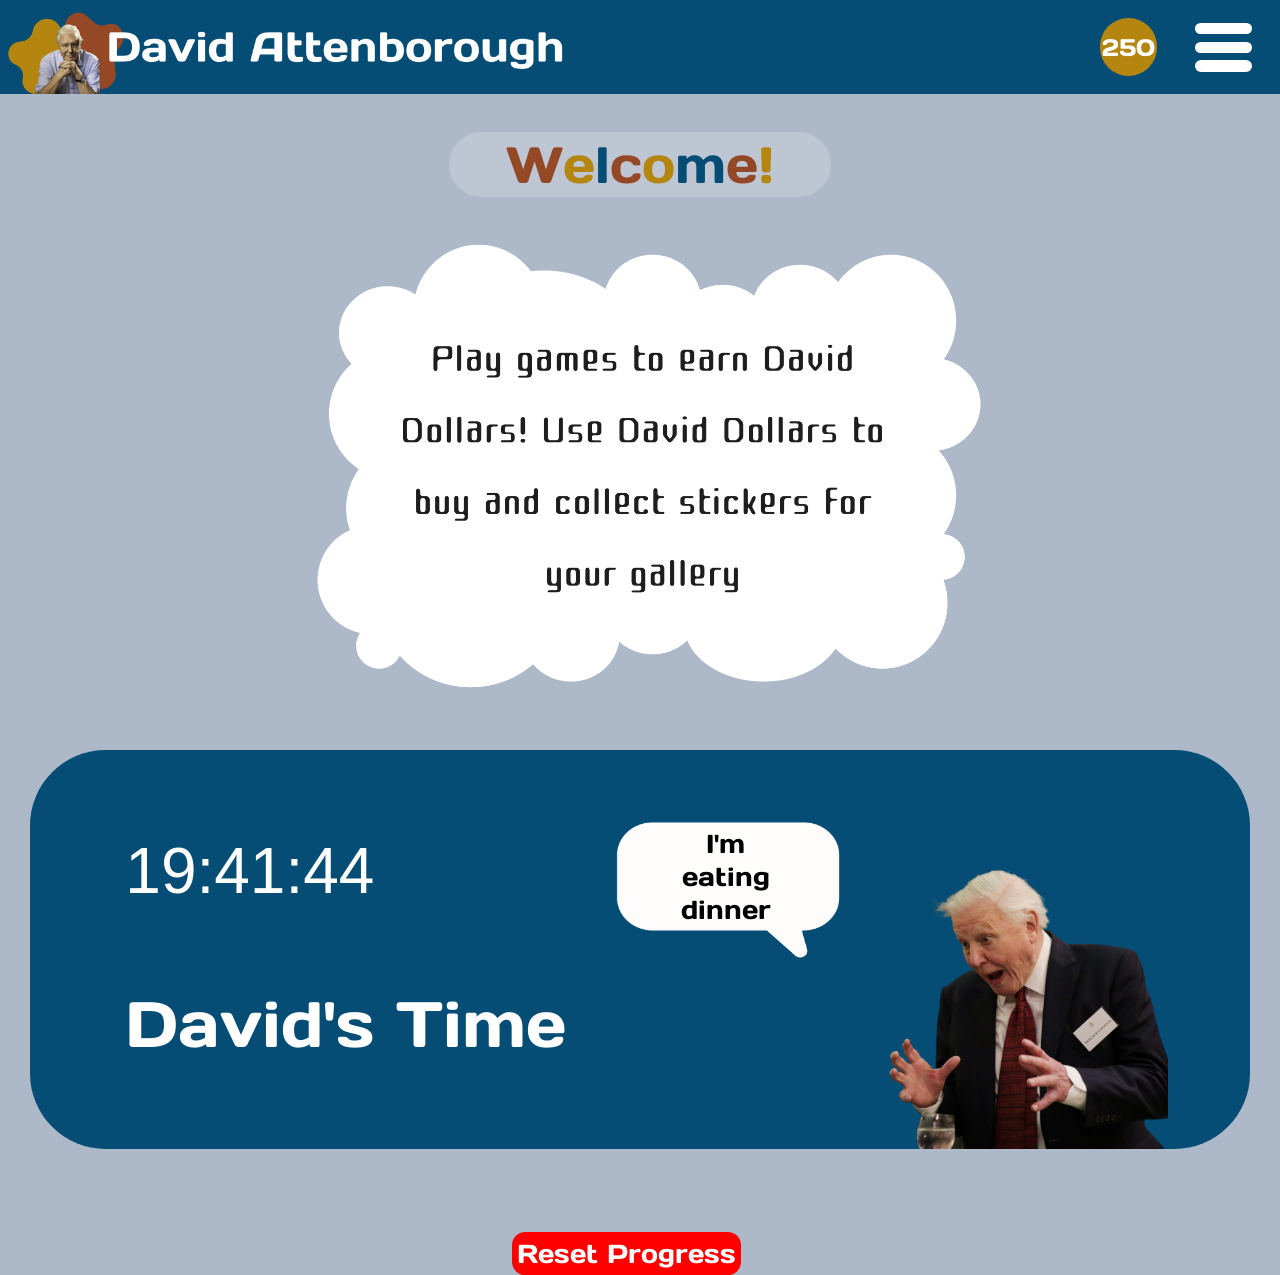
<file: index.html>
<!DOCTYPE html>
<html lang="en">
  <head>
    <meta charset="UTF-8" />
    <meta name="author" content="Adeline Chen" />
    <meta name="viewport" content="width=device-width, initial-scale=1" />
    <link rel="stylesheet" href="css/home_page.css" />
    <link rel="stylesheet" href="css/style.css" />
    <link
      href="https://fonts.googleapis.com/css?family=Days+One"
      rel="stylesheet"
      type="text/css"
    />
    <link
      href="https://fonts.cdnfonts.com/css/digital-numbers"
      rel="stylesheet"
    />
  </head>
  <div class="header">
    <img src="images/home_page_banner.png" alt="Home page banner" />
    <div class="header_buttons">
      <a href="shop.html" class="coin" id="balance"></a>
      <div class="side_bar_buttons">
        <div class="side_bar_button"></div>
        <div class="side_bar_button"></div>
        <div class="side_bar_button"></div>
      </div>
    </div>
  </div>
  <body>
    <div class="sidebar closed_sidebar">
      <a href="javascript:void(0)" class="exit close_button">×</a>
      <a href="javascript:void(0)" class="pages exit">Gallery</a>
      <a href="shop.html" class="pages">Shop</a>
      <a href="game_selection.html" class="pages">Games</a>
      <a href="careers.html" class="pages">Careers</a>
    </div>

    <div class="title"></div>
    <div class="carousel"></div>
    <p id="reset_button">Reset Progress</p>
    <div class="time">
      <div>
        <div id="davids_time"></div>
        <div>David's Time</div>
      </div>
      <div class="speech_bubble_w_text">
        <img
          id="speech_bubble_img"
          src="images/speech_bubble_dark.png"
          alt="speech_bubble"
        />
        <p id="davids_message"></p>
      </div>
      <img
        src="images/shocked_david.png"
        alt="David Attenborough shocked"
        id="shocked_david"
      />
    </div>
    <div class="alert_box alert_box_closed">
      <a href="javascript:void(0)" class="exit close_button">×</a>
      <p>Are you sure you want to reset your progress?</p>
      <div class="alert_buttons">
        <p id="confirm_alert">Confirm</p>
        <p id="cancel_alert">Cancel</p>
      </div>
    </div>
    <script src="js/home_page.js"></script>
    <script src="js/script.js"></script>
  </body>
</html>
</file>
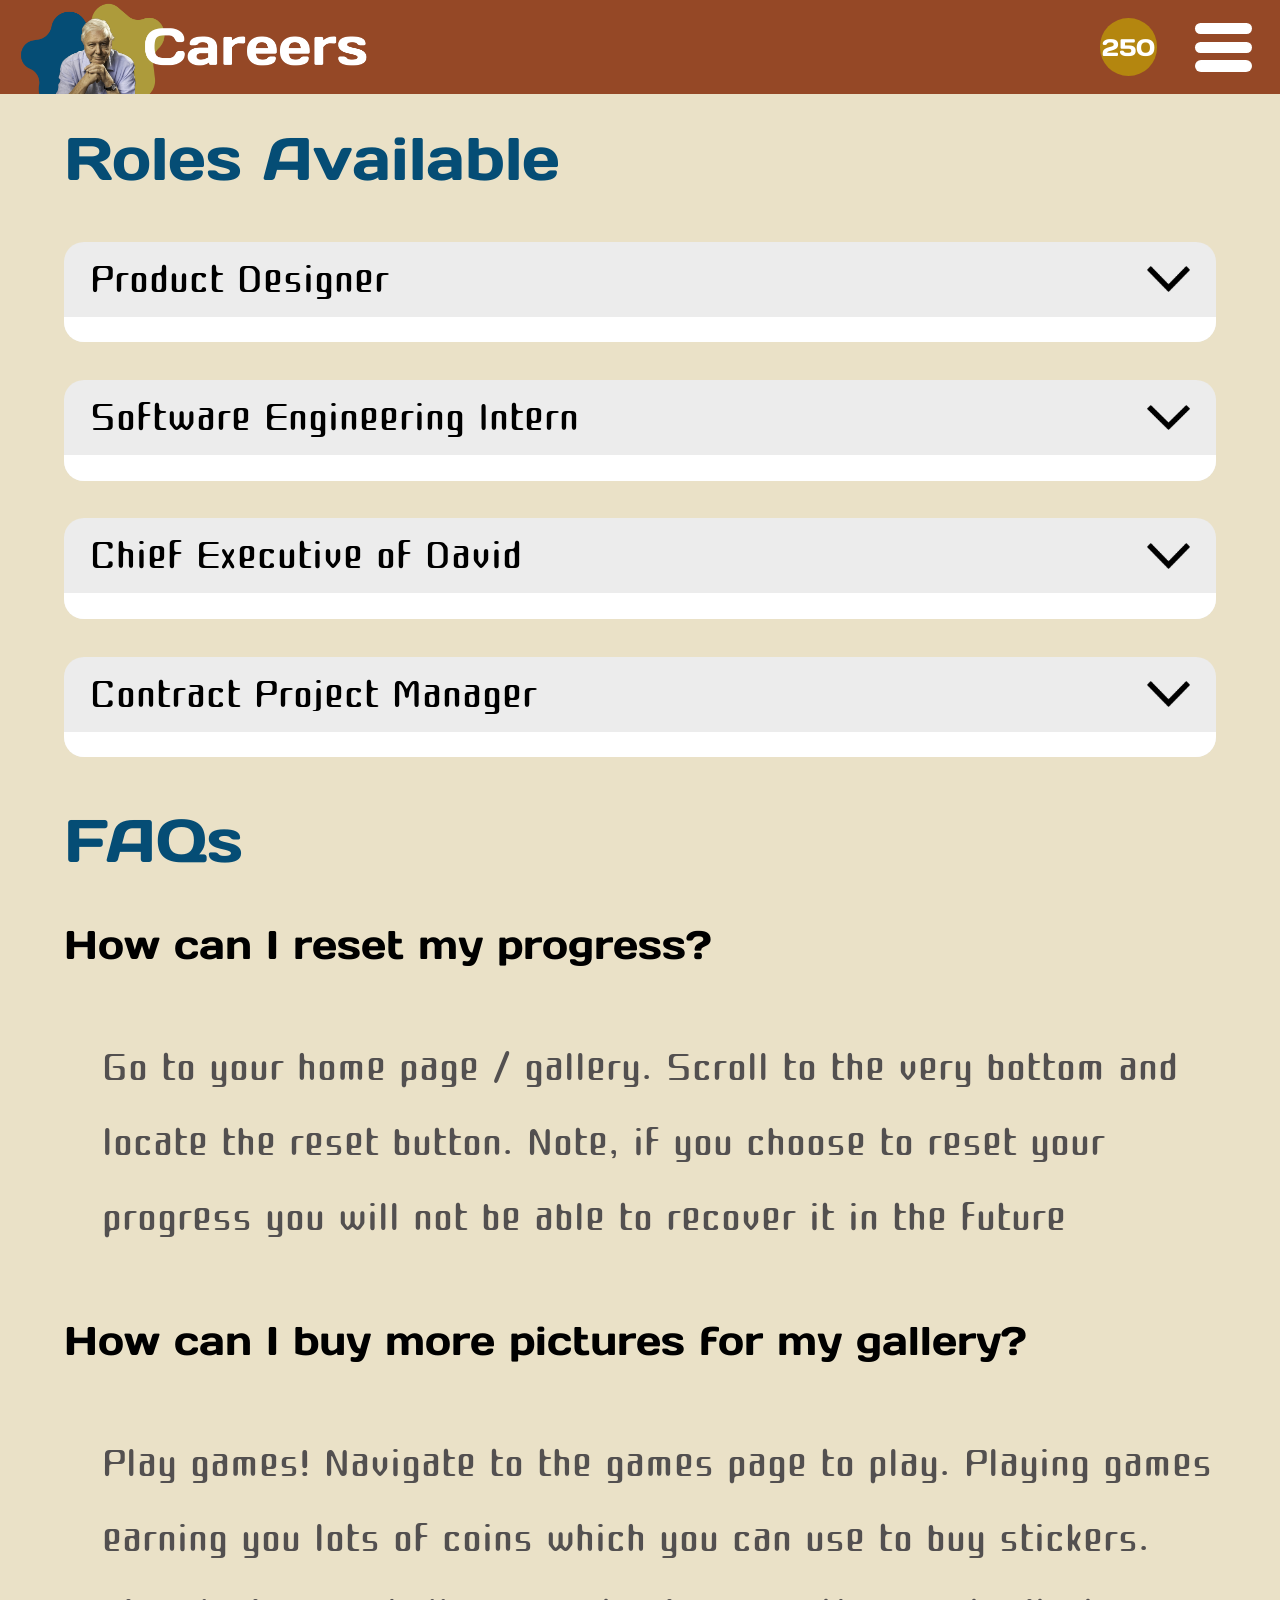
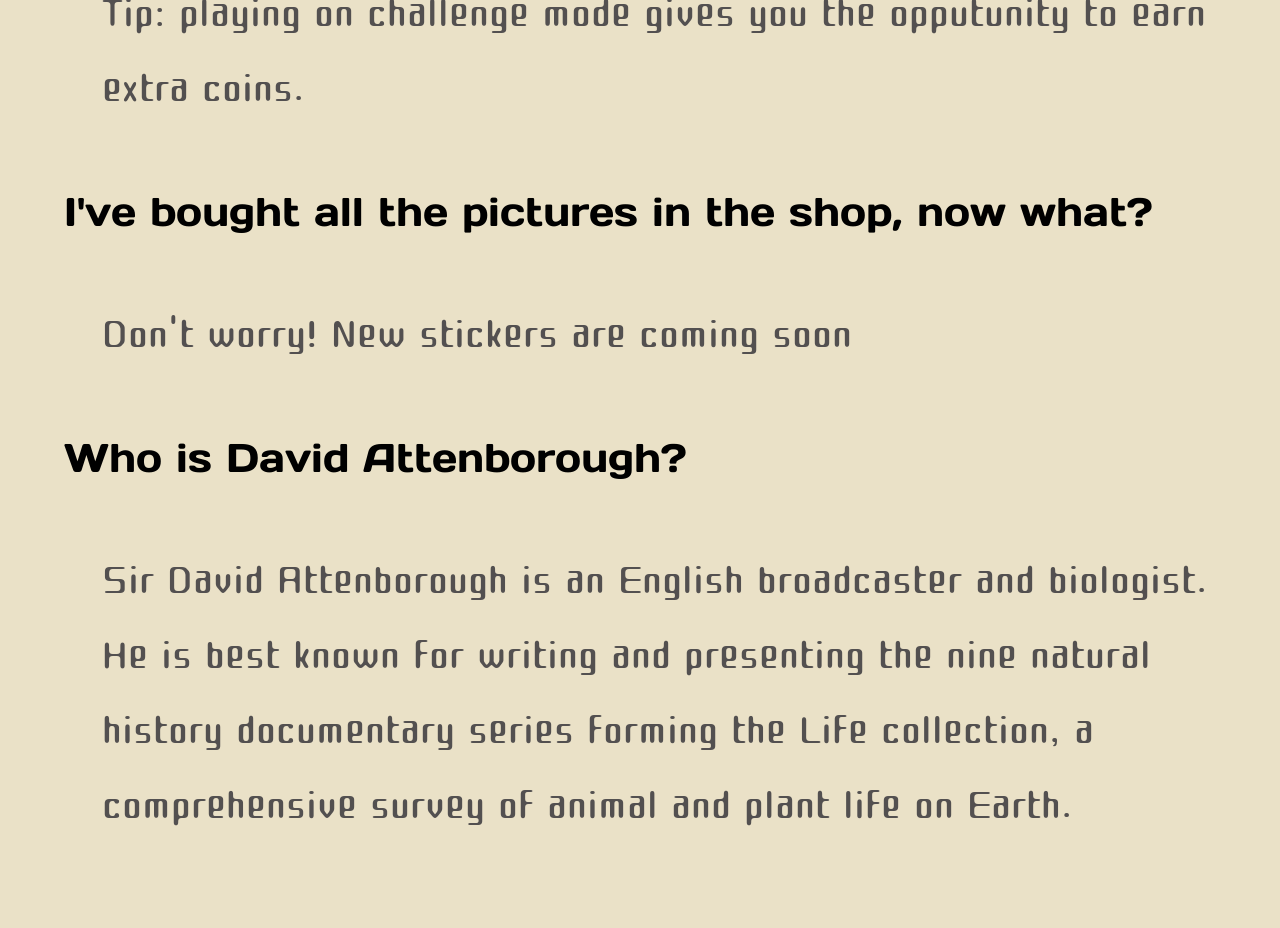
<file: careers.html>
<!DOCTYPE html>
<html lang="en">
  <head>
    <meta charset="UTF-8" />
    <meta name="author" content="Adeline Chen" />
    <meta name="viewport" content="width=device-width, initial-scale=1" />
    <link rel="stylesheet" href="css/careers.css" />
    <link rel="stylesheet" href="css/style.css" />
    <link
      href="https://fonts.googleapis.com/css?family=Days+One"
      rel="stylesheet"
      type="text/css"
    />
    <link
      href="https://fonts.googleapis.com/css?family=Carme"
      rel="stylesheet"
      type="text/css"
    />
    <link
      href="https://fonts.googleapis.com/css?family=Cute+Font"
      rel="stylesheet"
      type="text/css"
    />
  </head>
  <!-- banner and side bar -->
  <div class="header">
    <img src="images/careers_banner.png" alt="careers banner" />
    <div>
      <a href="shop.html" class="coin" id="balance"></a>
      <div class="side_bar_buttons">
        <div class="side_bar_button"></div>
        <div class="side_bar_button"></div>
        <div class="side_bar_button"></div>
      </div>
    </div>
  </div>
  <body>
    <div class="sidebar closed_sidebar">
      <a href="javascript:void(0)" class="exit close_button">×</a>
      <a href="index.html" class="pages">Gallery</a>
      <a href="shop.html" class="pages">Shop</a>
      <a href="game_selection.html" class="pages">Games</a>
      <a href="javascript:void(0)" class="pages exit">Careers</a>
    </div>
    <script src="js/script.js"></script>

    <div class="careers">
      <p>Roles Available</p>

      <div class="role">
        <div class="title">
          <p>Product Designer</p>
          <img class="arrow drop_down" src="images/drop_down.png" />
        </div>
        <div class="description description_closed">
          <p>
            Work in a team of talented designers with years of experience. Our
            teams pride themselves with great culture and a friendly
            environment. Applicants should have at least one year of industry
            experience. Apply now!
          </p>
          <div class="application_form">
            <form>
              <label>Name</label>
              <input
                type="text"
                class="name_field"
                name="name"
                placeholder="Your name..."
              />

              <label>Email</label>
              <input
                type="text"
                class="email_field"
                name="email"
                placeholder="stinkypoo@email.com"
              />

              <label>Team Preference</label>
              <select>
                <option>Shop team</option>
                <option>Games team</option>
                <option>Gallery team</option>
              </select>

              <p style="margin-top: 0.5cm" class="submit">Submit</p>
            </form>
          </div>
        </div>
      </div>

      <div class="role">
        <div class="title">
          <p>Software Engineering Intern</p>
          <img class="arrow drop_down" src="images/drop_down.png" />
        </div>
        <div class="description description_closed">
          <p>
            Work alongside a team of experienced and friendly engineers who will
            be sure to guide you through life as a SWE in a large technology
            company! Applicants should be in their penultimate year of study.
            Apply now!
          </p>
          <div class="application_form">
            <form>
              <label>Name</label>
              <input
                type="text"
                class="name_field"
                name="name"
                placeholder="Your name..."
              />

              <label>Email</label>
              <input
                type="text"
                class="email_field"
                name="email"
                placeholder="stinkypoo@email.com"
              />

              <label>Team Preference</label>
              <select>
                <option>Frontend</option>
                <option>Backend</option>
                <option>Systems management</option>
                <option>Migrations</option>
              </select>

              <p style="margin-top: 0.5cm" class="submit">Submit</p>
            </form>
          </div>
        </div>
      </div>

      <div class="role">
        <div class="title">
          <p>Chief Executive of David</p>
          <img class="arrow drop_down" src="images/drop_down.png" />
        </div>
        <div class="description description_closed">
          <p>
            Manage a team of hardworking, talented individuals. Our company
            prides itself with great culture and a friendly work environment.
            Applicants should have at least 10 years of management experience.
            Apply now!
          </p>
          <div class="application_form">
            <form>
              <label>Name</label>
              <input
                type="text"
                class="name_field"
                name="name"
                placeholder="Your name..."
              />

              <label>Email</label>
              <input
                type="text"
                class="email_field"
                name="email"
                placeholder="stinkypoo@email.com"
              />

              <label>Do you currently work at David Attenborough Co. ?</label>
              <select>
                <option>No</option>
                <option>Yes</option>
              </select>

              <p style="margin-top: 0.5cm" class="submit">Submit</p>
            </form>
          </div>
        </div>
      </div>

      <div class="role">
        <div class="title">
          <p>Contract Project Manager</p>
          <img class="arrow drop_down" src="images/drop_down.png" />
        </div>
        <div class="description description_closed">
          <p>
            Manage a team of hardworking, talented individuals. Our company
            prides itself with great culture and a friendly work environment.
            Applicants may be asked to submit a working portfolio. Apply now!
          </p>
          <div class="application_form">
            <form>
              <label>Name</label>
              <input
                type="text"
                class="name_field"
                name="name"
                placeholder="Your name..."
              />

              <label>Email</label>
              <input
                type="text"
                class="email_field"
                name="email"
                placeholder="stinkypoo@email.com"
              />

              <label>Project Preference</label>
              <select>
                <option>David's Ducks Project</option>
                <option>Streams Project</option>
                <option>Big Babies Project</option>
                <option>Mini Games Project</option>
              </select>

              <p style="margin-top: 0.5cm" class="submit">Submit</p>
            </form>
          </div>
        </div>
      </div>
      <div class="FAQs">
        FAQs
        <p>How can I reset my progress?</p>
        <p>
          Go to your home page / gallery. Scroll to the very bottom and locate
          the reset button. Note, if you choose to reset your progress you will
          not be able to recover it in the future
        </p>
        <p>How can I buy more pictures for my gallery?</p>
        <p>
          Play games! Navigate to the games page to play. Playing games earning
          you lots of coins which you can use to buy stickers. Tip: playing on
          challenge mode gives you the opputunity to earn extra coins.
        </p>
        <p>I've bought all the pictures in the shop, now what?</p>
        <p>Don't worry! New stickers are coming soon</p>
        <p>Who is David Attenborough?</p>
        <p>
          Sir David Attenborough is an English broadcaster and biologist. He is
          best known for writing and presenting the nine natural history
          documentary series forming the Life collection, a comprehensive survey
          of animal and plant life on Earth.
        </p>
      </div>
    </div>

    <div class="alert_box alert_box_closed">
      <a href="javascript:void(0)" class="exit close_button">×</a>
      <p id="alert_message"></p>
      <div class="alert_buttons">
        <p id="cancel_alert">Ok</p>
      </div>
    </div>

    <script src="js/careers.js"></script>
  </body>
</html>
</file>
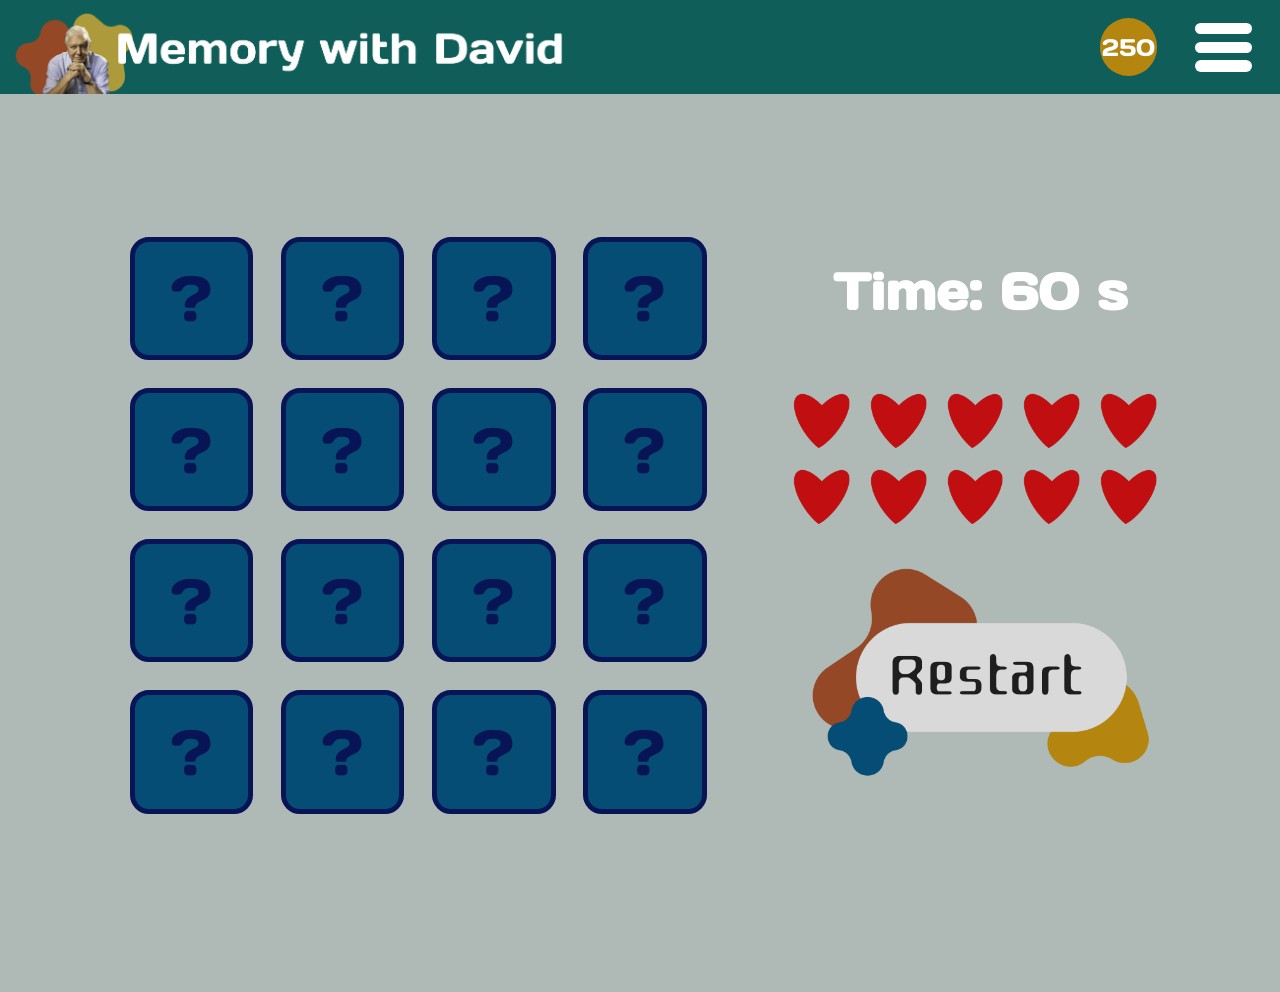
<file: game_challenge.html>
<!DOCTYPE html>
<html lang="en">
  <head>
    <meta charset="UTF-8" />
    <meta name="author" content="Adeline Chen" />
    <meta name="viewport" content="width=device-width, initial-scale=1" />
    <link rel="stylesheet" href="css/game_challenge.css" />
    <link rel="stylesheet" href="css/style.css" />
    <script src="js/game_challenge.js" defer></script>
    <link
      href="https://fonts.googleapis.com/css?family=Days+One"
      rel="stylesheet"
      type="text/css"
    />
    <link
      href="https://fonts.googleapis.com/css?family=Carme"
      rel="stylesheet"
      type="text/css"
    />
  </head>
  <body>
    <div class="header">
      <img src="images/memory_banner.png" alt="careers banner" />
      <div>
        <a href="shop.html" class="coin" id="balance"></a>
        <div class="side_bar_buttons">
          <div class="side_bar_button"></div>
          <div class="side_bar_button"></div>
          <div class="side_bar_button"></div>
        </div>
      </div>
    </div>
    <div class="sidebar closed_sidebar">
      <a href="javascript:void(0)" class="exit close_button">×</a>
      <a href="index.html" class="pages">Gallery</a>
      <a href="shop.html" class="pages">Shop</a>
      <a href="game_selection.html" class="pages">Games</a>
      <a href="careers.html" class="pages">Careers</a>
    </div>
    <script src="js/script.js"></script>
    <div id="placeholder"></div>
    <div class="game">
      <div class="board-container">
        <div class="board" cards="16"></div>
      </div>
      <div class="rhs">
        <div class="controls">
          <div class="timer"></div>
        </div>
        <div>
          <div class="dead"></div>
          <div class="live"></div>
        </div>
        <img src="images/restart.png" id="reset_button" alt="reset" />
      </div>
    </div>

    <div id="popup">
      <div class="win-card win-card_closed">
        <a href="javascript:void(0)" class="exit close_button">×</a>
        <span>Y</span>
        <span>o</span>
        <span style="padding-right: 15px">u</span>
        <span>w</span>
        <span>o</span>
        <span>n</span>
        <span>!</span>
        <span id="last_char_in_win">!</span>
      </div>
      <div class="lose-card lose-card_closed">
        <a href="javascript:void(0)" class="exit close_button">×</a>
        <span>Y</span>
        <span>o</span>
        <span style="padding-right: 15px">u</span>
        <span>l</span>
        <span>o</span>
        <span>s</span>
        <span>e</span>
        <span>!</span>
        <span id="last_char_in_lose">!</span>
      </div>
    </div>
  </body>
</html>
</file>
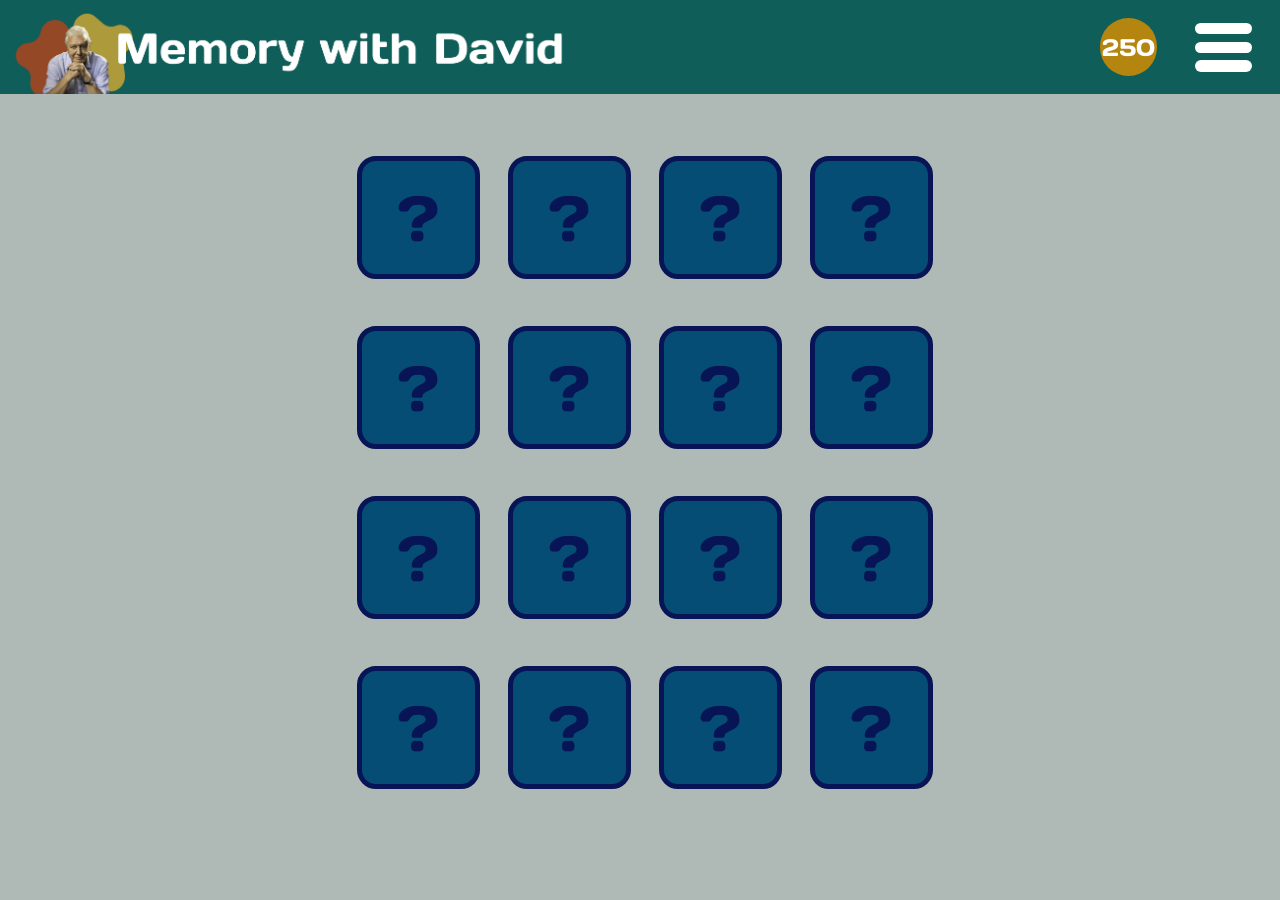
<file: game_normal.html>
<!DOCTYPE html>
<html lang="en">
  <head>
    <meta charset="UTF-8" />
    <meta name="author" content="Adeline Chen" />
    <meta name="viewport" content="width=device-width, initial-scale=1" />
    <link rel="stylesheet" href="css/game_normal.css" />
    <link rel="stylesheet" href="css/style.css" />
    <script src="js/game_normal.js" defer></script>
    <link
      href="https://fonts.googleapis.com/css?family=Days+One"
      rel="stylesheet"
      type="text/css"
    />
    <link
      href="https://fonts.googleapis.com/css?family=Carme"
      rel="stylesheet"
      type="text/css"
    />
  </head>
  <body>
    <div class="header">
      <img src="images/memory_banner.png" alt="careers banner" />
      <div>
        <a href="shop.html" class="coin" id="balance"></a>
        <div class="side_bar_buttons">
          <div class="side_bar_button"></div>
          <div class="side_bar_button"></div>
          <div class="side_bar_button"></div>
        </div>
      </div>
    </div>
    <div class="sidebar closed_sidebar">
      <a href="javascript:void(0)" class="exit close_button">×</a>
      <a href="index.html" class="pages">Gallery</a>
      <a href="shop.html" class="pages">Shop</a>
      <a href="game_selection.html" class="pages">Games</a>
      <a href="careers.html" class="pages">Careers</a>
    </div>
    <script src="js/script.js"></script>
    <div class="game">
      <div class="board-container">
        <div class="board" cards="16"></div>
      </div>
    </div>
    <div id="popup">
      <div class="win-card win-card_closed">
        <a href="javascript:void(0)" class="exit close_button">×</a>
        <span>Y</span>
        <span>o</span>
        <span style="padding-right: 15px">u</span>
        <span>w</span>
        <span>o</span>
        <span>n</span>
        <span>!</span>
        <span id="last_char_in_win">!</span>
      </div>
    </div>
  </body>
</html>
</file>
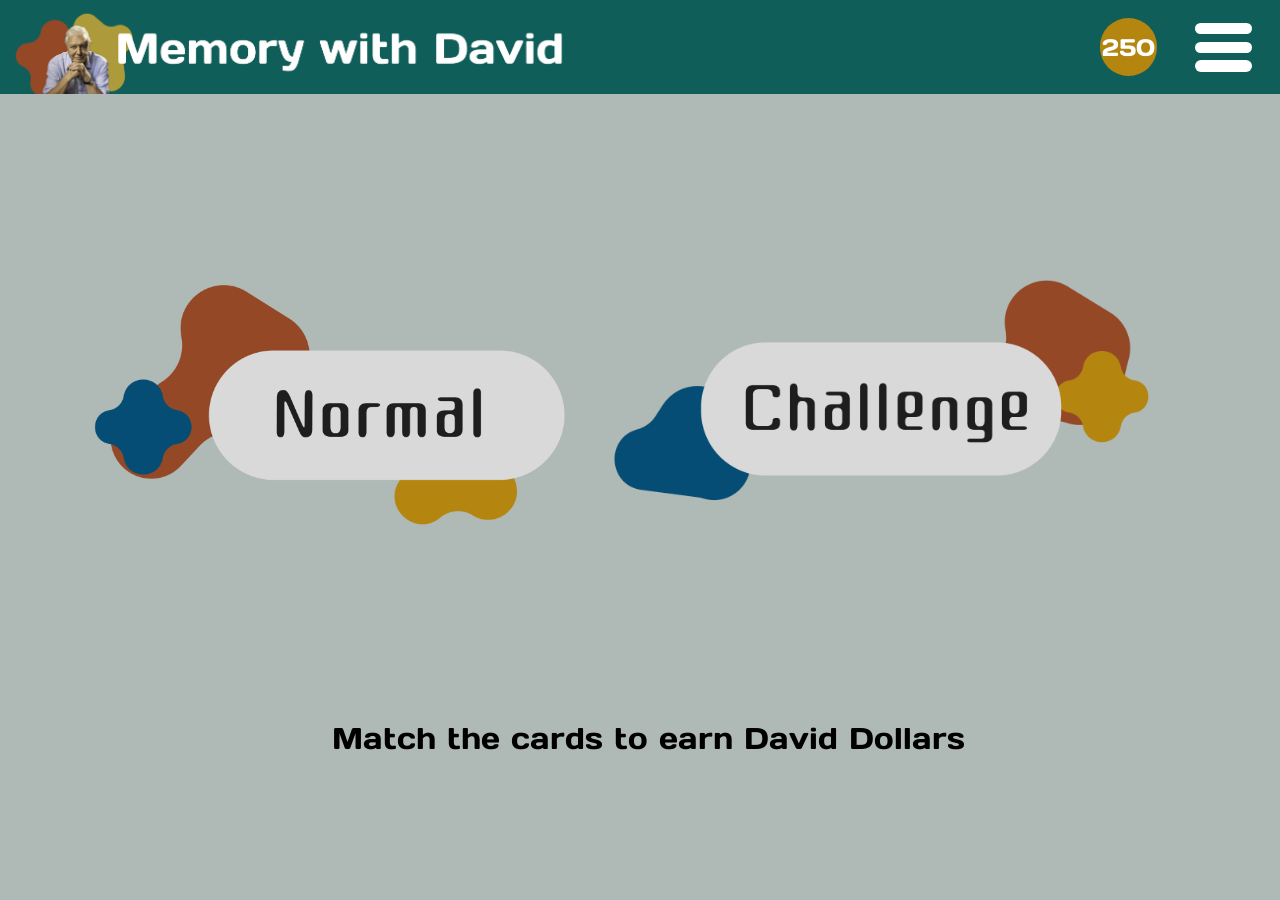
<file: game_selection.html>
<!DOCTYPE html>
<html lang="en">
  <head>
    <meta charset="UTF-8" />
    <meta name="author" content="Adeline Chen" />
    <meta name="viewport" content="width=device-width, initial-scale=1" />
    <link rel="stylesheet" href="css/game_selection.css" />
    <link rel="stylesheet" href="css/style.css" />
    <link
      href="https://fonts.googleapis.com/css?family=Days+One"
      rel="stylesheet"
      type="text/css"
    />
    <link
      href="https://fonts.googleapis.com/css?family=Carme"
      rel="stylesheet"
      type="text/css"
    />
  </head>
  <body>
    <div class="header">
      <img src="images/memory_banner.png" alt="careers banner" />
      <div>
        <a href="shop.html" class="coin" id="balance"></a>
        <div class="side_bar_buttons">
          <div class="side_bar_button"></div>
          <div class="side_bar_button"></div>
          <div class="side_bar_button"></div>
        </div>
      </div>
    </div>
    <div class="sidebar closed_sidebar">
      <a href="javascript:void(0)" class="exit close_button">×</a>
      <a href="index.html" class="pages">Gallery</a>
      <a href="shop.html" class="pages">Shop</a>
      <a href="game_selection.html" class="pages exit">Games</a>
      <a href="careers.html" class="pages">Careers</a>
    </div>
    <div class="game_selection">
      <a href="game_normal.html">
        <img id="normal_mode" src="images/normal_mode.png" alt="Normal mode" />
      </a>
      <a href="game_challenge.html"
        ><img
          id="challenge_mode"
          src="images/challenge_mode.png"
          alt="Challenge mode"
      /></a>
    </div>
    <p id="game_instructions">Match the cards to earn David Dollars</p>
    <script src="js/script.js"></script>
  </body>
</html>
</file>
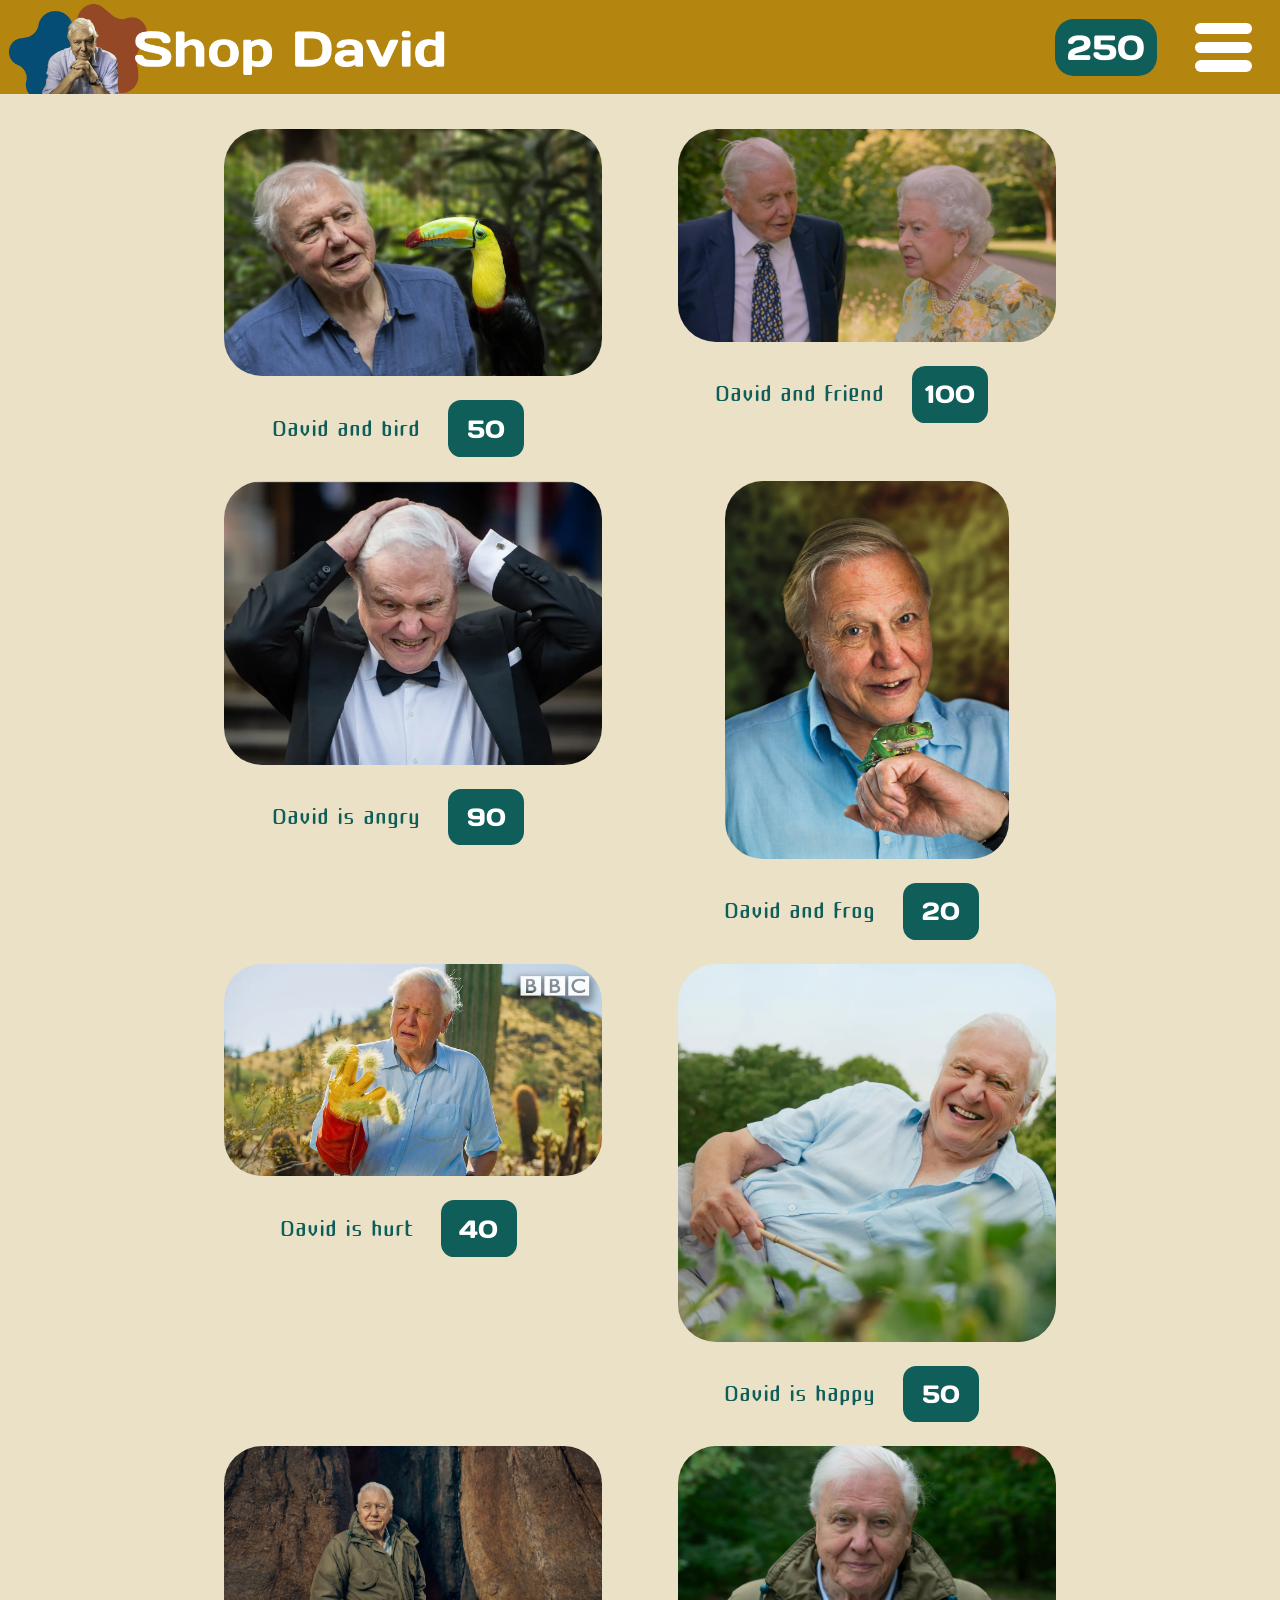
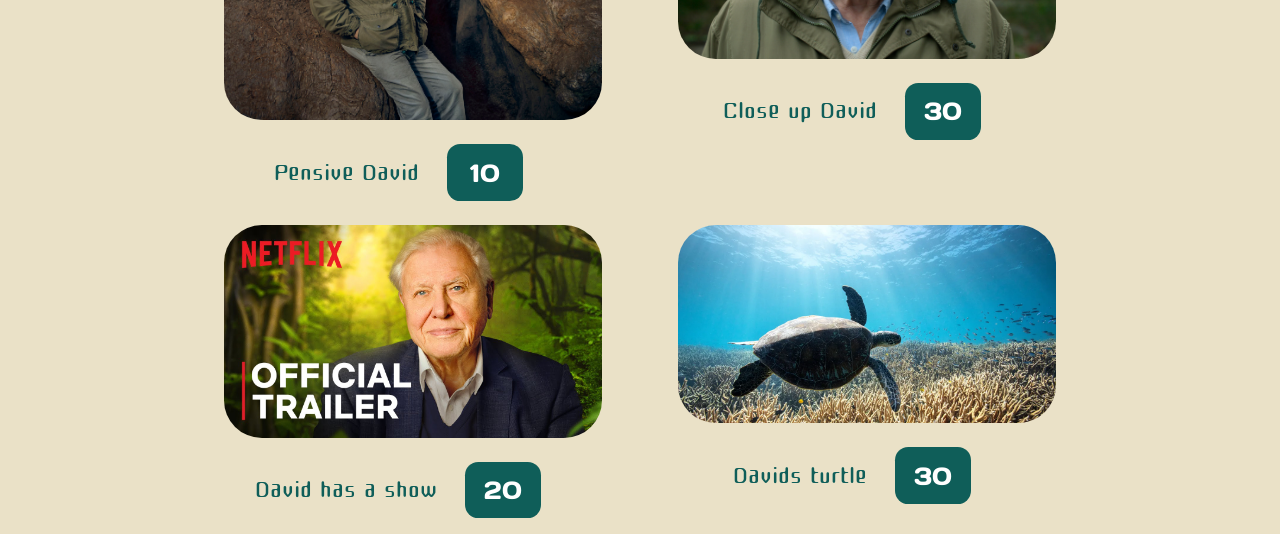
<file: shop.html>
<!DOCTYPE html>
<html lang="en">
  <head>
    <meta charset="UTF-8" />
    <meta name="author" content="Adeline Chen" />
    <meta name="viewport" content="width=device-width, initial-scale=1" />
    <link rel="stylesheet" href="css/shop.css" />
    <link rel="stylesheet" href="css/style.css" />
    <link
      href="https://fonts.googleapis.com/css?family=Days+One"
      rel="stylesheet"
      type="text/css"
    />
    <link
      href="https://fonts.googleapis.com/css?family=Cute+Font"
      rel="stylesheet"
      type="text/css"
    />
  </head>
  <!-- banner and side bar -->
  <div class="header">
    <img src="images/shop_banner.png" alt="shop banner" />
    <div>
      <a href="shop.html" class="coin" id="balance"></a>
      <div class="side_bar_buttons">
        <div class="side_bar_button"></div>
        <div class="side_bar_button"></div>
        <div class="side_bar_button"></div>
      </div>
    </div>
  </div>
  <body>
    <div class="sidebar closed_sidebar">
      <a href="javascript:void(0)" class="exit close_button">×</a>
      <a href="index.html" class="pages">Gallery</a>
      <a href="javascript:void(0)" class="pages exit">Shop</a>
      <a href="game_selection.html" class="pages">Games</a>
      <a href="careers.html" class="pages">Careers</a>
    </div>

    <div class="shop_page">
      <div id="images/david_and_bird.png" class="shop_item">
        <img src="images/david_and_bird.png" alt="David and toucan" />
        <div class="product_description">
          <div class="caption">David and bird</div>
          <div class="coin">50</div>
        </div>
      </div>
      <div id="images/david_and_queen.jpeg" class="shop_item">
        <img src="images/david_and_queen.jpeg" alt="David and the Queen" />
        <div class="product_description">
          <div class="caption">David and friend</div>
          <div class="coin">100</div>
        </div>
      </div>

      <div id="images/angry_david.png" class="shop_item">
        <img src="images/angry_david.png" alt="David is angry" />
        <div class="product_description">
          <div class="caption">David is angry</div>
          <div class="coin">90</div>
        </div>
      </div>

      <div id="images/david_and_frog.jpeg" class="shop_item">
        <img src="images/david_and_frog.jpeg" alt="David and frog" />
        <div class="product_description">
          <div class="caption">David and frog</div>
          <div class="coin">20</div>
        </div>
      </div>

      <div id="images/david_hurt.jpeg" class="shop_item">
        <img src="images/david_hurt.jpeg" alt="David is hurt" />
        <div class="product_description">
          <div class="caption">David is hurt</div>
          <div class="coin">40</div>
        </div>
      </div>

      <div id="images/happy_david.png" class="shop_item">
        <img src="images/happy_david.png" alt="David happy" />
        <div class="product_description">
          <div class="caption">David is happy</div>
          <div class="coin">50</div>
        </div>
      </div>

      <div id="images/pensive_david.jpeg" class="shop_item">
        <img src="images/pensive_david.jpeg" alt="David pensive" />
        <div class="product_description">
          <div class="caption">Pensive David</div>
          <div class="coin">10</div>
        </div>
      </div>
      <div id="images/david_closeup.jpeg" class="shop_item">
        <img src="images/david_closeup.jpeg" alt="Close up of David" />
        <div class="product_description">
          <div class="caption">Close up David</div>
          <div class="coin">30</div>
        </div>
      </div>
      <div id="images/netflix_david.jpeg" class="shop_item">
        <img src="images/netflix_david.jpeg" alt="Netflix poster of David" />
        <div class="product_description">
          <div class="caption">David has a show</div>
          <div class="coin">20</div>
        </div>
      </div>
      <div id="images/turtle.png" class="shop_item">
        <img src="images/turtle.png" alt="Turtle in ocean" />
        <div class="product_description">
          <div class="caption">Davids turtle</div>
          <div class="coin">30</div>
        </div>
      </div>
    </div>

    <div id="popup">
      <div class="insufficient insufficient_closed">
        <a href="javascript:void(0)" class="exit close_button">×</a>
        <span>I</span>
        <span>n</span>
        <span>s</span>
        <span>u</span>
        <span>f</span>
        <span>f</span>
        <span>i</span>
        <span>c</span>
        <span>i</span>
        <span>e</span>
        <span>n</span>
        <span style="padding-right: 15px">t</span>
        <span>f</span>
        <span>u</span>
        <span>n</span>
        <span>d</span>
        <span>s</span>
      </div>
      <div class="alert_box alert_box_closed">
        <p id="alert_message"></p>
        <div class="alert_buttons">
          <p id="confirm_alert">Confirm</p>
          <p id="cancel_alert">Cancel</p>
        </div>
      </div>
    </div>
    <script src="js/script.js"></script>
    <script src="js/shop.js"></script>
  </body>
</html>
</file>
<file: css/home_page.css>
/* Style the header */
.header {
  display: flex;
  flex-direction: row;
  background: #054d75;
  color: #f1f1f1;
  z-index: 1;
  position: fixed;
  top: 0;
  width: 100%;
  align-items: center;
  height: 2.5cm;
  justify-content: space-between;
  overflow: hidden;
}

.header img {
  width: 15cm;
  max-width: 65%;
  padding-top: 10px;
  height: auto;
}

.header_buttons {
  width: fit-content;
  height: 2.5cm;
  display: flex;
  flex-direction: row;
  align-items: center;
}

.carousel {
  position: relative;
  padding: 1em 3em;
}

body {
  padding-top: 3cm;
  background-color: #adb8c9;
  margin: 0;
}

.carousel_img {
  height: 35vw;
  display: none;
}

.nav_bar {
  width: 100%;
  height: 50px;
  bottom: 0;
  left: 0;
  text-align: center;
  display: flex;
  justify-content: center;
  align-items: center;
  flex-direction: row;
}

.nav_button {
  height: 10px;
  width: 10px;
  display: inline-block;
  background-color: rgba(0, 0, 0, 0.2);
  border-radius: 50%;
  margin: 0 10px;
  cursor: pointer;
  transition: 0.2s ease;
}

.scroll_button {
  height: 50px;
  width: 50px;
  display: inline-block;
  background-color: rgba(255, 255, 255, 0.2);
  border-radius: 50%;
  cursor: pointer;
  text-align: center;
  color: white;
  font-size: 1cm;
  cursor: pointer;
  transition: 0.9 ease;
}

#carousel_images {
  display: flex;
  justify-content: center;
  align-items: center;
}

#left-scroll-button {
  position: absolute;
  left: 10vw;
}

#right-scroll-button {
  position: absolute;
  right: 10vw;
}

.scroll_button-selected {
  display: block;
  background-color: rgba(0, 0, 0, 0.2);
}

#welcome_message {
  width: 60%;
  left: 20%;
  right: 20%;
  position: relative;
  
}

.carousel_img img {
  /* object-fit makes it so when ur resizing images it crops instead of stretches */
  object-fit: cover;
  width: 65vw;
  height: 97%;
  margin-left: auto;
  margin-right: auto;
  display: block;
  border-radius: 30px;
}

.carousel_img-selected {
  display: block;
}

.nav_button-selected {
  background-color: rgba(255, 255, 255, 0.8);
}

.nav_button-hover {
  width: 15px;
  height: 15px;
}

.title {
  font-family: "Days One", sans-serif;
  font-size: 4vw;
  background-color: rgba(255, 255, 255, 0.2);
  width: fit-content;
  text-align: center;
  position: relative;
  margin: 0.5cm auto;
  padding-left: 1.5cm;
  padding-right: 1.5cm;
  border-radius: 2cm;
  display: flex;
  justify-content: center;
}

.title span:nth-child(3n + 1) {
  color: #954826;
}
.title span:nth-child(3n + 2) {
  color: #b4860f;
}
.title span:nth-child(3n) {
  color: #054d75;
}

.time {
  font-family: "Days One", sans-serif;
  color: white;
  display: flex;
  flex-direction: row;
  margin: 30px;
  margin-top: 30px;
  flex-wrap: wrap;
  justify-content: space-evenly;
  align-items: center;
  background-color: #054d75;
  padding: 0vw 3vw 0vw 4vw;
  border-radius: 2cm;
  overflow: hidden;
  font-size: 5vw;
}

#davids_time {
  font-family: "Digital Numbers", sans-serif;
  margin-right: 30px;
  margin-bottom: 2cm;
}

.time #shocked_david {
  object-fit: cover;
  position: relative;
  width: 25%;
  margin: 3cm 0cm 0cm 0;
}

.time #speech_bubble_img {
  width: 18vw;
  height: 11vw;
  margin-right: 0;
  margin-bottom: 3cm;
}

.time .speech_bubble_w_text {
  position: relative;
  text-align: center;
  color: white;
  font-size: 2vw;
  color: black;
}

.time .speech_bubble_w_text p {
  position: absolute;
  top: 2.5vw;
  left: 50%;
  transform: translate(-50%, -50%);
}

#reset_button {
  width: fit-content;
  padding: 5px;
  background-color: red;
  border-radius: 0.35cm;
  font-family: "Days One", sans-serif;
  font-size: 2vw;
  cursor: pointer;
  color: white;
  margin-left: 40vw;
  position: absolute;
  margin-top: 40vmax;
}

.alert_box {
  z-index: 3;
  background-color: #c1c4ddf1;
  position: fixed;
  justify-content:end;
  display: flex;
  flex-direction: column;
  align-items: center;
  left: 30%;
  top: 35%;
  border-radius: 1.5cm;
  font-family: 'Days One', sans-serif;
  font-size: 30px;
  overflow: hidden;
}

.alert_box > p {
  text-align: center;
}

.alert_buttons {
  width: 100%;
  display: flex;
  flex-direction: row;
  justify-content: space-evenly;
}

.alert_buttons p {
  background-color: red;
  color: white;
  padding: 10px;
  border-radius: 20px ;
}

.alert_buttons p:hover {
  color: red;
  background: white;
  padding: 10px;
  border-radius: 20px ;
}

.alert_box_opened {
  width: 15cm;
  height: 8cm;
}

.alert_box_closed {
  width: 0;
  height: 0;
  border: 0;
}

.alert_box .close_button {
  position: absolute;
  top: 0;
  left: 15px;
  font-size: 80px;
  margin-left: 20px;
  color: red;
  text-decoration: none;
}
.alert_box .close_button:hover {
  color: white;
}

@media only screen and (max-width: 600px) {
  .time {
    border-radius: 1.5cm;
  }
}
</file>
<file: css/style.css>
.side_bar_buttons {
  /* margin: top right bottom left */
  margin: 1vw 0.75cm 1vw 0;
  display: flex;
  flex-direction: column;
  cursor: pointer;
}

.side_bar_button {
  background-color: white;
  height: 3mm;
  width: 1.5cm;
  border-radius: 2cm;
  margin-top: 1mm;
  margin-bottom: 1mm;
}
.sidebar {
  height: 100%;
  font-family: "Days One", sans-serif;
  position: fixed;
  z-index: 2;
  top: 0;
  right: 0;
  background-color: #d9d9d9;
  overflow-x: hidden;
  transition: 0.5s;
  display: flex;
  flex-direction: column;
  padding-top: 130px;
  text-align: right;
  width: 30%;
  align-items: flex-end;
}

.sidebar .pages {
  padding: 8px;
  padding-right: 40px;
  padding-left: 40px;
  margin-bottom: 30px;
  margin: 30px;
  border-radius: 2cm;
  text-decoration: none;
  font-size: 50px;
  color: #024d76;
  transition: 0.3s;
  background-color: #adb8c9;
  width: fit-content;
}

.sidebar .close_button {
  position: absolute;
  top: 0;
  left: 15px;
  font-size: 100px;
  margin-left: 20px;
  color: #954726;
  text-decoration: none;
}

.sidebar .close_button:hover {
  color: #f1f1f1;
  font-size: 100px;
}

.sidebar a:hover {
  color: #f1f1f1;
  font-size: 65px;
}

.opened_sidebar {
  width: 11cm;
}
.closed_sidebar {
  width: 0;
}

.coin {
  height: 4.5vw;
  width: 4.5vw;
  min-width: 1.5cm;
  min-height: 1.5cm;
  background-color: #b4860f;
  border-radius: 50%;
  margin: 0.5cm 1cm 0.5cm;
  right: 4cm;
  font-family: "Days One", sans-serif;
  font-size: 1.5em;
  display: flex;
  justify-content: center;
  align-items: center;
  cursor: pointer;
  text-decoration: none;
  color: white;
}

.header .coin:hover {
  color: #b4860f;
  background-color: white;
}

.header > div {
  display: flex;
  flex-direction: row;
  align-items: center;
}

.header_buttons {
  width: fit-content;
  height: 2.5cm;
  display: flex;
  flex-direction: row;
  align-items: center;
}
@media only screen and (max-width: 600px) {
  .side_bar_button {
    height: 2mm;
    width: 1.1cm;
  }
  .side_bar_buttons{
    margin-right: 1cm;
  }
 #balance {
    margin-right: 0.5cm;
  }
}
</file>
<file: css/careers.css>
body {
  background-color: #eae1c7;
  display: flex;
  flex-direction: column;
  align-items: center;
  justify-content: center;
}
/* Style the header */
.header {
  display: flex;
  flex-direction: row;
  background: #954826;
  color: #f1f1f1;
  z-index: 1;
  position: fixed;
  top: 0;
  left: 0;
  width: 100%;
  align-items: center;
  height: 2.5cm;
  justify-content: space-between;
  overflow: hidden;
}

.header img {
  width: 10cm;
  max-width: 65%;
  padding-top: 10px;
  height: auto;
}

.careers {
  position: absolute;
  top: 2.5cm;
  width: 90%;
  display: flex;
  flex-direction: column;
}

.careers .role,
.role_closed {
  font-family: "Cute Font", sans-serif;
  max-width: 100%;
  display: flex;
  flex-direction: column;
  font-size: 60px;
  background-color: #ececec;
  border-radius: 20px;
  padding: 0;
  margin: 0.5cm 0 0.5cm 0;
}

.careers .role .title {
  display: flex;
  flex-direction: row;
  justify-content: space-between;
  align-items: center;
  padding-left: 2vw;
  max-width: 100%;
}

.careers .role p {
  margin: 0;
}

.drop_down {
  height: 2vw;
  min-height: 0.5cm;
  cursor: pointer;
  padding-right: 2vw;
  transition: 0.5s;
}

.drop_up {
  height: 2vw;
  cursor: pointer;
  padding-left: 2vw;
  transform: rotate(180deg);
  transition: 0.5s;
}

.careers > p {
  font-family: "Days One", sans-serif;
  color: #054d75;
  font-size: 60px;
  margin-bottom: 2vw;
  margin-block-start: 2vw;
}

.careers .role .description {
  padding: 1vw 2vw 1vw 2vw;
  font-size: 40px;
  background-color: white;
  max-width: 100%;
  margin: 0;
  border-bottom-left-radius: 20px;
  border-bottom-right-radius: 20px;
}

.careers .role .description_opened {
  height: fit-content;
}

.careers .role .description_closed {
  height: 0;
  overflow: hidden;
}

input[type="text"],
select {
  font-family: "Carme", sans-serif;
  width: 100%;
  padding: 12px 20px;
  margin: 8px 0;
  display: inline-block;
  border: 1px solid #ccc;
  border-radius: 10px;
  box-sizing: border-box;
}

.submit {
  font-family: "Carme", sans-serif;
  background-color: #054d75;
  color: white;
  padding: 15px 20px 15px 20px;
  border: none;
  border-radius: 10px;
  cursor: pointer;
  text-align: center;
}

.submit:hover {
  background-color: #054d75;
}

.application_form {
  position: relative;
  font-family: "Carme", sans-serif;
  border-radius: 20px;
  background-color: #ececec;
  padding: 20px;
  font-size: 20px;
  height: fit-content;
}

.alert_box {
  z-index: 3;
  background-color: #c7c2c2f1;
  position: fixed;
  justify-content: end;
  display: flex;
  flex-direction: column;
  align-items: center;
  top: 35vh;
  border-radius: 1.5cm;
  font-family: "Days One", sans-serif;
  font-size: 30px;
  overflow: hidden;
  justify-content: flex-end;
}

.alert_box > p {
  text-align: center;
  margin-bottom: 1.5cm;
}

.alert_buttons {
  width: 100%;
  display: flex;
  flex-direction: row;
  justify-content: space-evenly;
}

.alert_buttons p {
  background-color: #024d76;
  color: white;
  padding: 10px;
  border-radius: 20px;
  margin: 0;
  margin-bottom: 1cm;
  padding: 10px 30px 10px 30px;
}

.alert_buttons p:hover {
  color: #024d76;
  background: white;
  padding: 10px;
  border-radius: 20px;
  cursor: pointer;
  padding: 10px 30px 10px 30px;
}

.alert_box_opened {
  width: 15cm;
  height: 8cm;
}

.alert_box_closed {
  width: 0;
  height: 0;
  border: 0;
}

.alert_box .close_button {
  position: absolute;
  top: 0;
  left: 15px;
  font-size: 80px;
  margin-left: 20px;
  color: #954826;
  text-decoration: none;
}
.alert_box .close_button:hover {
  color: white;
}

.careers .FAQs {
  font-family: "Days One", sans-serif;
  color: #054d75;
  font-size: 60px;
  margin-bottom: 2vw;
  margin-top: 2vw;
}

.careers .FAQs > p:nth-child(even) {
  font-family: "Cute Font", sans-serif;
  color: rgb(83, 80, 80);
  font-size: 60px;
  margin-left: 1cm;
}
.careers .FAQs >p:nth-child(odd) {
  font-family: "Days One", sans-serif;
  color: black;
  font-size: 40px;
}

@media only screen and (max-width: 500px) {
  .careers > p {
  font-size: 40px;
}
.careers .role .title {
  font-size: 50px;
}
.careers .FAQs {
  font-size: 40px;
}
.careers .FAQs > p:nth-child(even) {
  font-family: "Cute Font", sans-serif;
  color: rgb(83, 80, 80);
  font-size: 40px;
  margin-left: 0.5cm;
}
.careers .FAQs >p:nth-child(odd) {
  font-family: "Days One", sans-serif;
  color: black;
  font-size: 30px;
}

}
@media only screen and (max-width: 700px) {
  .alert_box, .insufficient {
    transform: scale(0.75);
  }
}
</file>
<file: css/game_challenge.css>
body {
  background: #afb9b5;
  overflow: scroll;
  display: flex;
  justify-content: center;
  flex-direction: column;
  flex-wrap: wrap;
}
.game {
  width: 100%;
  height: 100vh;
  display: flex;
  align-items: center;
  justify-content: center;
}
.controls {
  gap: 20px;
  top: 20%;
  right: 30%;
  margin-bottom: 20px;
  width: fit-content;
}
.timer {
  color: #fff;
  font-size: 38pt;
  font-weight: bold;
  font-family: "Days One", sans-serif;
  position: relative;
  width: fit-content;
  transform: translate(0, 40px);
}
.board-container {
  padding-bottom: 3vh;
}
.board {
  border-radius: 5px;
  backface-visibility: hidden;
  padding: 20px;
  display: flex;
  align-items: center;
  flex-wrap: wrap;
  position: relative;
  justify-content: center;
}

.board-container {
  position: relative;
  width: 680px;
  display: flex;
  flex-direction: column;
  justify-content: center;
  flex-wrap: wrap;
}
.card {
  position: relative;
  width: 3cm;
  height: 3cm;
  cursor: pointer;
  margin: 0.5cm;
}

.card-front,
.card-back {
  position: absolute;
  border-radius: 0.5cm;
  width: 100%;
  height: 100%;
  background: #054d75;
  border-width: 5px;
  border-style: solid;
  border-color: #071456;
  transition: transform 0.6s cubic-bezier(0.4, 0, 0.2, 1);
  backface-visibility: hidden;
  overflow: hidden;
}
.card-back {
  transform: rotateY(180deg) rotateZ(50deg);
  font-size: 36pt;
  user-select: none;
  display: flex;
  line-height: 100px;
  background: #fdf8e6;
  justify-content: center;
  align-items: center;
}

.card-back img {
  object-fit: cover;
  width: 125px;
  height: 125px;
}

.card-front {
  font-size: 48pt;
  display: flex;
  justify-content: center;
  align-items: center;
  color: #071456;
  font-family: "Days One";
}
.card.flipped .card-front {
  transform: rotateY(180deg) rotateZ(50deg);
}
.card.flipped .card-back {
  transform: rotateY(0) rotateZ(0);
}

.header {
  display: flex;
  flex-direction: row;
  background: #0f5e59;
  color: #f1f1f1;
  z-index: 1;
  position: fixed;
  top: 0;
  left: 0;
  width: 100%;
  align-items: center;
  height: 2.5cm;
  justify-content: space-between;
  overflow: hidden;
}

#placeholder {
  height: 2cm;
  width: 100vw;
}

.header img {
  width: 15cm;
  max-width: 65%;
  padding-top: 10px;
  height: auto;
}

#popup {
  position: fixed;
  z-index: -1;
  width: 100vw;
  height: 100vh;
  display: flex;
  justify-content: center;
  align-items: center;
  top: 0;
}

.win-card,
.lose-card {
  z-index: 3;
  background-color: #c6cecaf1;
  justify-content: center;
  display: flex;
  align-items: center;
  flex-wrap: wrap;
  border-radius: 1.5cm;
  font-family: "Days One", sans-serif;
  overflow: hidden;
  align-content: flex-start;
  text-align: center;
}

.win-card_opened {
  width: 15cm;
  height: 8cm;
  font-size: 40px;
}

.lose-card_opened {
  width: 15cm;
  height: 8cm;
  font-size: 60px;
}

.win-card_closed {
  width: 0;
  height: 0;
  border: 0;
}
.lose-card_closed {
  width: 0;
  height: 0;
  border: 0;
}

.win-card .close_button,
.lose-card .close_button {
  width: 100%;
  height: fit-content;
  text-align: left;
  position: relative;
  top: 0;
  left: 15px;
  font-size: 90px;
  margin-left: 20px;
  color: #954726;
  text-decoration: none;
}

.win-card .close_button:hover,
.lose-card .close_button:hover {
  color: white;
}

.win-card span:nth-child(3n + 1),
.lose-card span:nth-child(3n + 1) {
  color: #954826;
}
.win-card span:nth-child(3n + 2),
.lose-card span:nth-child(3n + 2) {
  color: #b4860f;
}
.win-card span:nth-child(3n),
.lose-card span:nth-child(3n) {
  color: #054d75;
}

.live img,
.dead img {
  width: 1.5cm;
  height: auto;
  margin: 10px;
}

.live,
.dead {
  display: flex;
  width: 12cm;
  height: auto;
  flex-direction: row;
  flex-wrap: wrap;
}

.dead {
  transform: translate(30px, 80px);
}
.live {
  transform: translate(30px, -73px);
}

.live_hidden {
  opacity: 0;
}

.rhs {
  height: 15cm;
  width: max-content;
  display: flex;
  flex-direction: column;
  justify-content: flex-end;
  align-items: center;
}

#reset_button {
  width: 9cm;
  height: auto;
  transition: 1s ease;
  transform: translate(0, -40px);
}
#reset_button:hover {
  width: 10cm;
}

.win-card span {
  transform: translate(0px, -50px);
}
.win-card p {
  transform: translate(0px, -40px);
}
@media only screen and (max-width: 1090px) {
  .board-container {
    width: 16cm;
    display: flex;
    justify-content: center;
    align-items: center;
  }
  .card {
    position: relative;
    width: 2.5cm;
    height: 2.5cm;
    margin: 0.35cm;
  }
  .game {
    display: flex;
    justify-content: flex-start;
    width: 100%;
    flex-direction: column;
    align-items: center;
  }
  .win-card span {
    font-size: 30px;
    padding: 10px;
  }
  .win-card_opened {
    width: 12cm;
    height: 8.5cm;
  }
  .lose-card_opened {
    width: 12cm;
    height: 6cm;
  }
  .lose-card span {
    font-size: 40px;
  }
  .win-card .close_button,
  .lose-card .close_button {
    font-size: 80px;
  }
}
@media only screen and (max-width: 900px) {
  .timer {
    font-size: 50px;
  }
}
</file>
<file: css/game_normal.css>
body {
  background: #afb9b5;
  overflow: hidden;
}
.game {
  width: 50%;
  height: 80%;
  position: absolute;
  top: 53%;
  left: 50%;
  transform: translate(-50%, -50%);
  width: 100%;
  display: flex;
  justify-content: center;
}
.controls {
  position: absolute;
  gap: 20px;
  top: 20%;
  right: 30%;
  margin-bottom: 20px;
}

@media only screen and (min-width: 700px) {
.board-container {
  position: relative;
  width: 20cm;
  display: flex;
  justify-content: center;

}
.card {
  position: relative;
  width: 3cm;
  height: 3cm;
  cursor: pointer;
  margin: 0.5cm;
}
}
.board {
  padding: 20px;
  display: flex;
  flex-wrap: wrap;
  justify-content: center;
}

.card-front,
.card-back {
  position: absolute;
  border-radius: 0.5cm;
  width: 100%;
  height: 100%;
  background: #054d75;
  border-width: 5px;
  border-style: solid;
  border-color: #071456;
  transition: transform 0.6s cubic-bezier(0.4, 0, 0.2, 1);
  backface-visibility: hidden;
  overflow: hidden;
}
.card-back {
  transform: rotateY(180deg) rotateZ(50deg);
  font-size: 36pt;
  user-select: none;
  display: flex;
  line-height: 100px;
  background: #fdf8e6;
  justify-content: center;
  align-items: center;
}

.card-back img {
  object-fit: cover;
  width: 125px;
  height: 125px;
}

.card-front {
  font-size: 48pt;
  display: flex;
  justify-content: center;
  align-items: center;
  color: #071456;
  font-family: "Days One";
}
.card.flipped .card-front {
  transform: rotateY(180deg) rotateZ(50deg);
}
.card.flipped .card-back {
  transform: rotateY(0) rotateZ(0);
}

.header {
  display: flex;
  flex-direction: row;
  background: #0f5e59;
  color: #f1f1f1;
  z-index: 1;
  position: fixed;
  top: 0;
  left: 0;
  width: 100%;
  align-items: center;
  height: 2.5cm;
  justify-content: space-between;
  overflow: hidden;
}

.header img {
  width: 15cm;
  max-width: 65%;
  padding-top: 10px;
  height: auto;
}

#popup {
  position: fixed;
  z-index: -1;
  width: 100vw;
  height: 100vh;
  display: flex;
  justify-content: center;
  align-items: center;
  top: 0;
}

.win-card,
.lose-card {
  z-index: 3;
  background-color: #c6cecaf1;
  justify-content: center;
  display: flex;
  align-items: center;
  flex-wrap: wrap;
  border-radius: 1.5cm;
  font-family: "Days One", sans-serif;
  font-size: 40px;
  overflow: hidden;
  align-content: flex-start;
  text-align: center;
}

.win-card span, .win-card p {
  transform: translate(0, -30px);
}
.win-card_opened {
  width: 15cm;
  height: 8cm;
}

.win-card_closed {
  width: 0;
  height: 0;
  border: 0;
}

.win-card .close_button,
.lose-card .close_button {
  width: 100%;
  height: fit-content;
  text-align: left;
  position: relative;
  top: 0;
  left: 15px;
  font-size: 90px;
  margin-left: 20px;
  color: #954726;
  text-decoration: none;
}

.win-card .close_button:hover,
.lose-card .close_button:hover {
  color: white;
}

.win-card span:nth-child(3n + 1),
.lose-card span:nth-child(3n + 1) {
  color: #954826;
}
.win-card span:nth-child(3n + 2),
.lose-card span:nth-child(3n + 2) {
  color: #b4860f;
}
.win-card span:nth-child(3n),
.lose-card span:nth-child(3n) {
  color: #054d75;
}

.win-card p,
.lose-card p {
  margin: 0;
}
@media only screen and (max-width: 700px) {
  .win-card_opened {
  width: 12cm;
  height: 8.5cm;
}
.win-card .close_button,
.lose-card .close_button {
  font-size: 80px;
}
.board-container {
  position: relative;
  width: 20cm;
  display: flex;
  justify-content: center;
}
.card {
  position: relative;
  width: 2.5cm;
  height: 2.5cm;
  cursor: pointer;
  margin: 0.35cm;
}
}
</file>
<file: css/game_selection.css>
body {
  background: #afb9b5;
  overflow: hidden;
}
.game_selection {
  top: 30%;
  width: 95%;
  position: absolute;
  display: flex;
  flex-direction: row;
  justify-content: center;
}

@media only screen and (max-width: 900px) {
  .game_selection {
    top: 20%;
    width: 100%;
    position: absolute;
    display: flex;
    flex-direction: column;
    justify-content: center;
    align-items: center;
    height: auto;
  }

  .game_selection #normal_mode {
    height: 30vh;
    width: auto;
    transition: 0.5s ease;
    position: relative;
    padding-right: 2cm;
    cursor: pointer;
  }
  .game_selection #challenge_mode {
    height: 25vh;
    width: auto;
    position: relative;
    bottom: 2%;
    transition: 0.5s ease;
    cursor: pointer;
  }

  .game_selection #challenge_mode:hover {
    height: 30vh;
  }
  .game_selection #normal_mode:hover {
    height: 35vh;
  }
  #game_instructions {
    font-family: "Days One", sans-serif;
    position: relative;
    top: 80vh;
    font-size: 30px;
    text-align: center;
    width: 100%;
  }
}

@media only screen and (min-width: 900px) {
  .game_selection #normal_mode {
    width: 40vw;
    height: auto;
    transition: 0.5s ease;
    position: relative;
    cursor: pointer;
  }
  .game_selection #challenge_mode {
    width: 45vw;
    height: auto;
    position: relative;
    bottom: 2%;
    transition: 0.5s ease;
    cursor: pointer;
  }

  .game_selection #challenge_mode:hover {
    width: 52vw;
  }
  .game_selection #normal_mode:hover {
    width: 47vw;
  }
  #game_instructions {
    font-family: "Days One", sans-serif;
    position: absolute;
    bottom: 3cm;
    font-size: 30px;
    text-align: center;
    width: 100%;
  }
}

.header {
  display: flex;
  flex-direction: row;
  background: #0f5e59;
  color: #f1f1f1;
  z-index: 1;
  position: fixed;
  top: 0;
  left: 0;
  width: 100%;
  align-items: center;
  height: 2.5cm;
  justify-content: space-between;
  overflow: hidden;
}

.header img {
  width: 15cm;
  max-width: 65%;
  padding-top: 10px;
  height: auto;
}
</file>
<file: css/shop.css>
body {
  background-color: #eae1c7;
}
/* Style the header */
.header {
  display: flex;
  flex-direction: row;
  background: #b4860f;
  color: #f1f1f1;
  z-index: 1;
  position: fixed;
  top: 0;
  left: 0;
  width: 100%;
  align-items: center;
  height: 2.5cm;
  justify-content: space-between;
  overflow: hidden;
}

.header img {
  width: 12cm;
  max-width: 58%;
  padding-top: 10px;
  height: auto;
}

.header .coin {
  width: 8vw;
  height: 4vw;
  min-width: 2.5cm;
  min-height: 1.5cm;
  background-color: #0f5e59;
  border-radius: 0.5cm;
  margin: 0.5cm 1cm 0.5cm;
  font-family: "Days One", sans-serif;
  font-size: 35px;

  display: flex;
  justify-content: center;
  align-items: center;
  cursor: pointer;
}

.insufficient .close_button {
  width: 100%;
  text-align: left;
  font-size: 100px;
  margin-left: 20px;
  color: #954726;
  text-decoration: none;
}

.insufficient .close_button:hover {
  color: #f1f1f1;
  font-size: 100px;
}

.shop_item {
  display: flex;
  flex-direction: row;
  flex-wrap: wrap;
  max-width: 10cm;
  justify-content: center;
  align-items: center;
  height: fit-content;
  margin-right: 2cm;
}
.shop_item img {
  max-width: 10cm;
  max-height: 10cm;
  margin: 16px;
  border-radius: 1cm;
  transition: 1s ease;
}

.shop_item img:hover {
  max-width: 12cm;
  max-height: 12cm;
  border-radius: 1cm;
}
.shop_item .coin {
  height: 1.25cm;
  width: 2cm;
  background-color: #0f5e59;
  border-radius: 0.35cm;
  font-family: "Days One", sans-serif;
  font-size: 25px;
  display: flex;
  justify-content: center;
  align-items: center;
  cursor: pointer;
  color: white;
  margin: 8px;
}

.coin_clicked {
  height: 1.25cm;
  width: 2cm;
  border-radius: 0.35cm;
  font-family: "Days One", sans-serif;
  font-size: 25px;
  display: flex;
  justify-content: center;
  align-items: center;
  cursor: pointer;
  margin: 8px;
  background-color: white;
  color: #0f5e59;
}

.shop_item .caption {
  color: #0f5e59;
  font-family: "Cute Font";
  font-size: 35px;
  margin: 8px;
  margin-right: 20px;
}

.shop_page {
  margin-top: 3cm;
  margin-left: 2cm;
  display: flex;
  flex-direction: row;
  flex-wrap: wrap;
  justify-content: center;
}

.shop_item .product_description {
  display: flex;
  flex-direction: row;
  max-width: 10cm;
  align-items: center;
  margin-right: 30px;
}

.insufficient {
  z-index: 3;
  background-color: #c6c6c5f1;
  justify-content: center;
  display: flex;
  flex-wrap: wrap;
  align-items: flex-start;
  border-radius: 1.5cm;
  font-family: 'Days One', sans-serif;
  font-size: 40px;
  overflow: hidden;
}

.insufficient_opened {
  width: 15cm;
  height: 8cm;
}

.insufficient_closed {
  width: 0;
  height: 0;
  border: 0;
}

.insufficient span {
  transform: translate(0, -50px);
}

.insufficient span:nth-child(3n + 1) {
  color: #954826;
}
.insufficient span:nth-child(3n + 2) {
  color: #b4860f;
}
.insufficient span:nth-child(3n) {
  color: #054d75;
}

#popup {
  position: fixed;
  z-index: -1;
  width: 100vw;
  height: 100vh;
  display: flex;
  justify-content: center;
  align-items: center;
  top: 0;
}

.alert_box {
  background-color: #c6c6c5f1;
  justify-content:end;
  display: flex;
  flex-direction: column;
  align-items: center;
  border-radius: 1.5cm;
  font-family: 'Days One', sans-serif;
  font-size: 30px;
  overflow: hidden;
  justify-content: flex-end;
}

.alert_box > p {
  text-align: center;
}

.alert_buttons {
  width: 100%;
  display: flex;
  flex-direction: row;
  justify-content: space-evenly;
}

.alert_buttons p {
  background-color: #024d76;
  color: white;
  padding: 10px;
  border-radius: 20px ;
  margin: 0;
  margin-bottom: 1cm;
}

.alert_buttons p:hover {
  color: #024d76;
  background: white;
  padding: 10px;
  border-radius: 20px ;
  cursor: pointer;
}

.alert_box_opened {
  width: 15cm;
  height: 8cm;
}

.alert_box_closed {
  width: 0;
  height: 0;
  border: 0;
}

.alert_box .close_button {
  position: absolute;
  top: 0;
  left: 15px;
  font-size: 80px;
  margin-left: 20px;
  color: #954826;
  text-decoration: none;
}
.alert_box .close_button:hover {
  color: white;
}

@media only screen and (max-width: 700px) {
  .side_bar_buttons {
    margin-right: 2cm;
  }
  .alert_box, .insufficient {
    transform: scale(0.75);
  }
}
</file>
